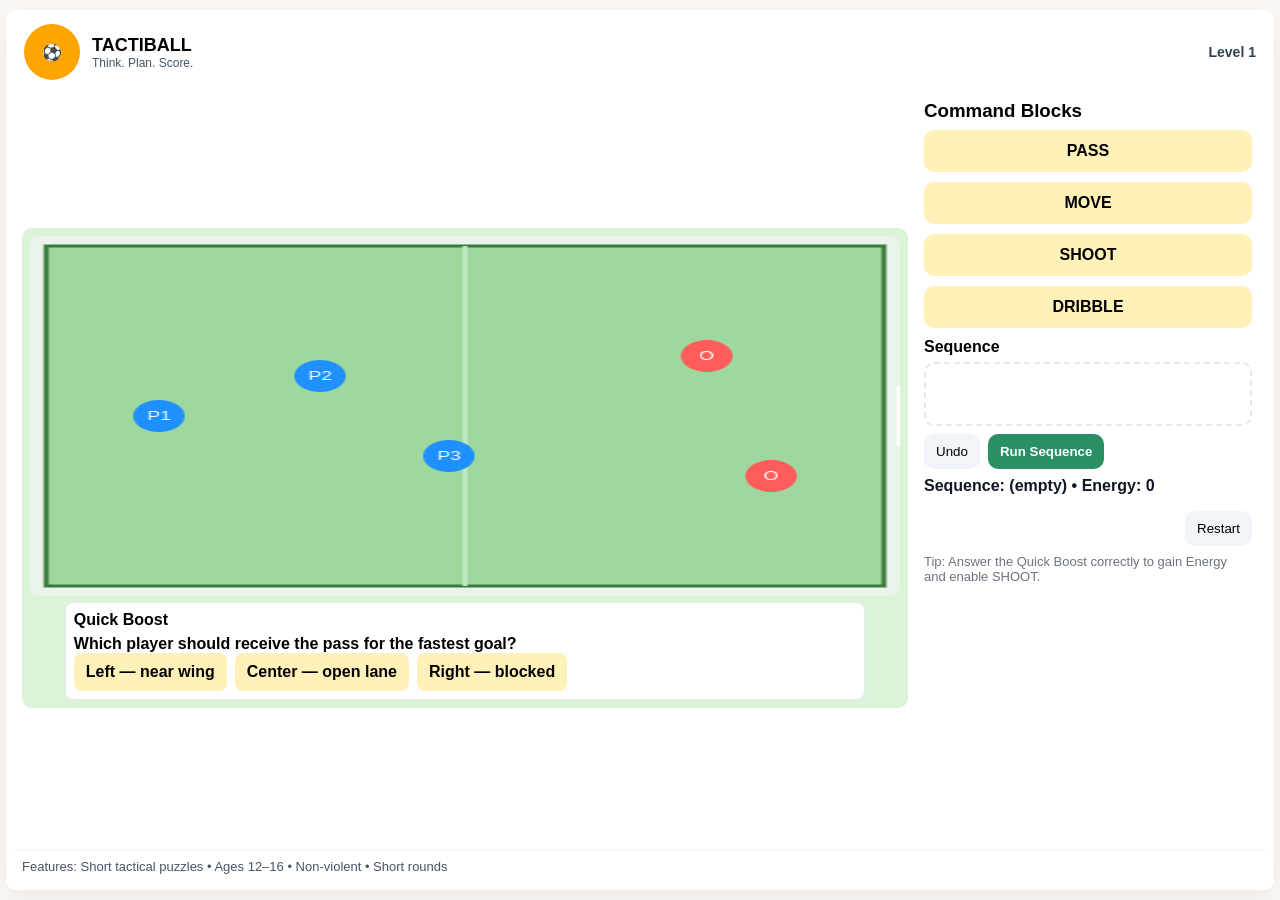
<file: TactiBall.html>
<!doctype html>
<html lang="en">
<head>
<meta charset="utf-8"/>
<meta name="viewport" content="width=device-width,initial-scale=1,maximum-scale=1"/>
<title>TactiBall — v2 (Possession Fix)</title>
<style>
:root{
  --bg:#fbf8f3; --card:#ffffff; --green:#daf3d9; --accent:#2b8f66;
  --yellow:#fff1b8; --blue:#1e90ff; --red:#ff5c5c; --navy:#0f1724;
}
*{box-sizing:border-box}
html,body{height:100%;margin:0;font-family:Arial,Helvetica,sans-serif;background:var(--bg);-webkit-text-size-adjust:100%;}
.container{display:flex;flex-direction:column;height:100vh;align-items:stretch;justify-content:center;padding:6px}
.app{max-width:1400px;margin:auto;background:var(--card);border-radius:10px;padding:8px;box-shadow:0 10px 30px rgba(5,10,20,0.06);display:flex;flex-direction:column;height:calc(100vh - 20px)}
.header{display:flex;justify-content:space-between;align-items:center;padding:6px 10px}
.brand{display:flex;gap:12px;align-items:center}
.logo{width:56px;height:56px;border-radius:50%;background:orange;display:flex;align-items:center;justify-content:center;color:white;font-weight:800}
.brand h1{margin:0;font-size:18px}
.brand p{margin:0;color:#475569;font-size:12px}
.level-info{font-weight:700;color:#334155;font-size:14px}
.main{display:flex;flex:1;gap:10px;padding:8px;align-items:stretch}
.left{flex:1;display:flex;flex-direction:column;align-items:center;gap:8px;justify-content:center}
.pitch-card{background:var(--green);border-radius:10px;padding:8px;display:flex;flex-direction:column;align-items:center}
canvas{width:900px;max-width:100%;height:360px;border-radius:8px;background:#e9f5ea}
.quick{width:92%;background:#fff;border-radius:8px;padding:8px;border:1px solid #e6e6e6;margin-top:6px}
.qb-title{font-weight:700;margin-bottom:6px}
.qb-choices{display:flex;gap:8px;flex-wrap:wrap}
.qb-choice{background:var(--yellow);padding:8px 10px;border-radius:8px;cursor:pointer;border:2px solid transparent;font-weight:700}
.right{width:340px;display:flex;flex-direction:column;gap:8px}
.panel{background:transparent;padding:6px}
.blocks{display:flex;flex-direction:column;gap:10px;margin-bottom:10px}
.block{background:var(--yellow);padding:12px;border-radius:10px;text-align:center;font-weight:800;cursor:pointer;user-select:none}
.sequence{min-height:64px;border-radius:10px;padding:8px;background:#fff;border:2px dashed #e5e7eb;display:flex;gap:8px;align-items:center;flex-wrap:wrap}
.controls{display:flex;gap:8px;margin-top:10px}
button{padding:10px 12px;border-radius:10px;border:none;cursor:pointer}
.primary{background:var(--accent);color:white;font-weight:800}
.secondary{background:#f1f5f9}
.message{margin-top:8px;min-height:24px;font-weight:700;color:#0f1724}
.footer{padding:8px;border-top:1px solid #f1f5f9;font-size:13px;color:#475569}
.tip{font-size:13px;color:#6b7280;margin-top:8px}
.restart-wrap{display:flex;gap:8px;align-items:center;justify-content:flex-end}

/* Responsive landscape friendly */
@media (max-width:900px){
  .main{flex-direction:column-reverse}
  .right{width:100%}
  canvas{height:260px}
}
.modal{position:fixed;left:0;top:0;right:0;bottom:0;display:flex;align-items:center;justify-content:center;background:rgba(2,6,23,0.5)}
.modal-box{background:white;padding:14px;border-radius:10px;min-width:260px;text-align:center}
.modal.hidden{display:none}
</style>
</head>
<body>
<div class="container">
  <div class="app" role="application">
    <div class="header">
      <div class="brand">
        <div class="logo">⚽</div>
        <div>
          <h1>TACTIBALL</h1>
          <p>Think. Plan. Score.</p>
        </div>
      </div>
      <div class="level-info">Level <span id="level-num">1</span></div>
    </div>

    <div class="main">
      <div class="left">
        <div class="pitch-card">
          <canvas id="pitch" width="540" height="360" aria-label="Tactic pitch"></canvas>
          <div class="quick" id="quickboost">
            <div class="qb-title">Quick Boost</div>
            <div id="qb-question" style="font-weight:600">Question text</div>
            <div id="qb-choices" class="qb-choices"></div>
          </div>
        </div>
      </div>

      <div class="right">
        <div class="panel">
          <h3 style="margin:0 0 8px 0">Command Blocks</h3>
          <div id="blocks" class="blocks">
            <div class="block" data-cmd="PASS">PASS</div>
            <div class="block" data-cmd="MOVE">MOVE</div>
            <div class="block" data-cmd="SHOOT">SHOOT</div>
            <div class="block" data-cmd="DRIBBLE">DRIBBLE</div>
          </div>

          <h4 style="margin:8px 0 6px 0">Sequence</h4>
          <div id="sequence" class="sequence" aria-live="polite"></div>

          <div class="controls" style="margin-top:8px">
            <button id="undo" class="secondary">Undo</button>
            <button id="run" class="primary">Run Sequence</button>
          </div>

          <div id="message" class="message"></div>

          <div class="restart-wrap" style="margin-top:10px">
            <button id="restart" class="secondary">Restart</button>
          </div>

          <div class="tip">Tip: Answer the Quick Boost correctly to gain Energy and enable SHOOT.</div>
        </div>
      </div>
    </div>

    <div class="footer">Features: Short tactical puzzles • Ages 12–16 • Non-violent • Short rounds</div>
  </div>
</div>

<!-- Modal -->
<div id="modal" class="modal hidden">
  <div class="modal-box">
    <div id="modal-text" style="font-weight:700;margin-bottom:10px"></div>
    <button id="modal-ok" style="padding:8px 12px;background:var(--accent);color:white;border-radius:8px;border:none">OK</button>
  </div>
</div>

<script>
/* TactiBall v2 - single file with correct possession logic and Restart button */
const canvas = document.getElementById('pitch');
const ctx = canvas.getContext('2d');
const seqArea = document.getElementById('sequence');
const blocks = document.querySelectorAll('#blocks .block');
const runBtn = document.getElementById('run');
const undoBtn = document.getElementById('undo');
const restartBtn = document.getElementById('restart');
const message = document.getElementById('message');
const levelNum = document.getElementById('level-num');
const modal = document.getElementById('modal');
const modalText = document.getElementById('modal-text');
const modalOk = document.getElementById('modal-ok');

let sequence = [];
let energy = 0;
let currentLevel = 0;

// level data (players positions, opponents, question and correct choice index)
const levels = [
  {
    players: [{x:80,y:180},{x:180,y:140},{x:260,y:220}],
    opp: [{x:420,y:120},{x:460,y:240}],
    question: "Which player should receive the pass for the fastest goal?",
    choices: ["Left — near wing","Center — open lane","Right — blocked"],
    correct: 1
  },
  {
    players: [{x:70,y:220},{x:170,y:100},{x:250,y:190}],
    opp: [{x:420,y:180},{x:460,y:120}],
    question: "Which play speeds the attack most?",
    choices: ["Dribble forward","Pass to center then shoot","Hold ball"],
    correct: 1
  }
];

function drawLevel(){
  ctx.clearRect(0,0,canvas.width,canvas.height);
  // pitch
  ctx.fillStyle = "#9fd89e";
  ctx.fillRect(10,10,520,340);
  ctx.strokeStyle = "#3b7a3f"; ctx.lineWidth = 3; ctx.strokeRect(10,10,520,340);
  // centerline
  ctx.strokeStyle = "#bfeac4"; ctx.beginPath(); ctx.moveTo(270,10); ctx.lineTo(270,350); ctx.stroke();
  // goal
  ctx.fillStyle = "#fff"; ctx.fillRect(538,150,12,60);

  const lvl = levels[currentLevel];
  // players
  lvl.players.forEach((p,i)=>{
    ctx.beginPath(); ctx.fillStyle='#1e90ff'; ctx.arc(p.x,p.y,16,0,Math.PI*2); ctx.fill();
    ctx.fillStyle='white'; ctx.font='12px Arial'; ctx.textAlign='center'; ctx.fillText('P'+(i+1), p.x, p.y+4);
  });
  // opponents
  lvl.opp.forEach((o)=>{ ctx.beginPath(); ctx.fillStyle='#ff5c5c'; ctx.arc(o.x,o.y,16,0,Math.PI*2); ctx.fill();
    ctx.fillStyle='white'; ctx.font='12px Arial'; ctx.textAlign='center'; ctx.fillText('O', o.x, o.y+4);
  });
}
drawLevel();
updateMessage();

function updateMessage(){
  message.innerText = `Sequence: ${sequence.join(' → ') || '(empty)'}  •  Energy: ${energy}`;
}

// Tap to add commands to sequence
blocks.forEach(b=>{
  b.addEventListener('click', ()=>{
    const cmd = b.dataset.cmd;
    sequence.push(cmd);
    const el = document.createElement('div');
    el.className = 'block';
    el.innerText = cmd;
    el.dataset.cmd = cmd;
    // tap to remove that specific item in sequence
    el.addEventListener('click', ()=>{
      const children = Array.from(seqArea.children);
      const idx = children.indexOf(el);
      if(idx>-1){
        sequence.splice(idx,1);
        el.remove();
        updateMessage();
      }
    });
    seqArea.appendChild(el);
    updateMessage();
  });
});

undoBtn.addEventListener('click', ()=>{
  if(sequence.length>0){
    sequence.pop();
    seqArea.removeChild(seqArea.lastElementChild);
    updateMessage();
  }
});

restartBtn.addEventListener('click', ()=>{
  resetDemo();
  showModal('Game restarted.');
});

// QuickBoost setup
function setupQuickBoost(){
  const qbQ = document.getElementById('qb-question');
  const qbChoices = document.getElementById('qb-choices');
  const lvl = levels[currentLevel];
  qbQ.innerText = lvl.question;
  qbChoices.innerHTML = '';
  lvl.choices.forEach((c, i)=>{
    const d = document.createElement('div');
    d.className = 'qb-choice';
    d.innerText = c;
    d.addEventListener('click', ()=> handleChoice(i));
    qbChoices.appendChild(d);
  });
}
setupQuickBoost();

function handleChoice(idx){
  const lvl = levels[currentLevel];
  if(idx === lvl.correct){
    energy = 1;
    updateMessage();
    showModal('Correct — Energy granted!');
  } else {
    energy = Math.max(0, energy-1);
    updateMessage();
    showModal('Not correct — try again!');
  }
}

// Run sequence: check energy for SHOOT
runBtn.addEventListener('click', async ()=>{
  if(sequence.length === 0){ showModal('Add commands to your sequence first!'); return; }
  if(sequence.includes('SHOOT') && energy <= 0){ showModal('You need energy from Quick Boost to SHOOT.'); return; }
  await playSequenceAnimation();
});

// Updated playSequenceAnimation with possession logic
async function playSequenceAnimation(){
  const lvl = levels[currentLevel];
  // possession starts with player index 0
  let currentHolderIndex = 0;
  let ball = {x: lvl.players[currentHolderIndex].x, y: lvl.players[currentHolderIndex].y};

  const drawBall = (pos)=>{
    drawLevel();
    // highlight current holder with a subtle ring
    const holder = lvl.players[currentHolderIndex];
    ctx.beginPath();
    ctx.strokeStyle = 'rgba(30,144,255,0.12)';
    ctx.lineWidth = 8;
    ctx.arc(holder.x, holder.y, 22, 0, Math.PI*2);
    ctx.stroke();

    // draw ball
    ctx.beginPath(); ctx.fillStyle='orange'; ctx.arc(pos.x,pos.y,8,0,Math.PI*2); ctx.fill();
  };

  drawBall(ball);

  for(let cmd of sequence){
    if(cmd === 'PASS'){
      // pass transfers to the next player in order
      const next = (currentHolderIndex + 1) % lvl.players.length;
      const target = lvl.players[next];
      await animate(ball, target, 420, drawBall);
      ball = {x: target.x, y: target.y};
      currentHolderIndex = next; // now next player holds the ball

    } else if(cmd === 'MOVE'){
      // Move is performed by current holder: move forward/right
      const target = {x: Math.min(ball.x + 70, 500), y: ball.y};
      await animate(ball, target, 360, drawBall);
      ball = target;
      // update holder's logical position if close enough (do not change holder index)
      // no change to currentHolderIndex

    } else if(cmd === 'DRIBBLE'){
      // Dribble by current holder: small forward with slight random y
      const target = {x: Math.min(ball.x + 40, 500), y: ball.y + (Math.random()*30-15)};
      await animate(ball, target, 300, drawBall);
      ball = target;

    } else if(cmd === 'SHOOT'){
      // Shoot from current holder towards goal
      const goal = {x: 548, y: 180};
      await animate(ball, goal, 600, drawBall);
      const success = Math.random() < 0.88;
      if(success){
        showModal('GOAL! Level complete!');
        await sleep(800);
        unlockNextLevel();
      } else {
        showModal('Missed — try another plan.');
      }
    }
    await sleep(220);
  }

  // reset sequence & energy after run
  sequence = []; seqArea.innerHTML = ''; energy = 0; updateMessage();
}

function sleep(ms){ return new Promise(res=>setTimeout(res,ms)); }

function animate(from, to, dur, drawFn){
  const start = performance.now();
  return new Promise(res=>{
    function frame(now){
      let t = (now - start)/dur; if(t>1) t=1;
      const x = from.x + (to.x - from.x)*t;
      const y = from.y + (to.y - from.y)*t;
      drawFn({x,y});
      if(t<1) requestAnimationFrame(frame);
      else res();
    }
    requestAnimationFrame(frame);
  });
}

function unlockNextLevel(){
  if(currentLevel < levels.length - 1){
    currentLevel++;
    levelNum.innerText = currentLevel + 1;
    resetForLevel();
    showModal('Level unlocked!');
  } else {
    showModal('Demo finished — great job!');
  }
}

function resetForLevel(){
  sequence = []; seqArea.innerHTML = ''; energy = 0;
  setupQuickBoost();
  drawLevel();
  updateMessage();
}

function resetDemo(){
  currentLevel = 0;
  levelNum.innerText = 1;
  currentHolderIndex = 0;
  resetForLevel();
}

// modal helper
function showModal(txt){ modalText.innerText = txt; modal.classList.remove('hidden'); }
modalOk.addEventListener('click', ()=> modal.classList.add('hidden'));

// init
resetForLevel();
updateMessage();
</script>
</body>
</html>
</file>
